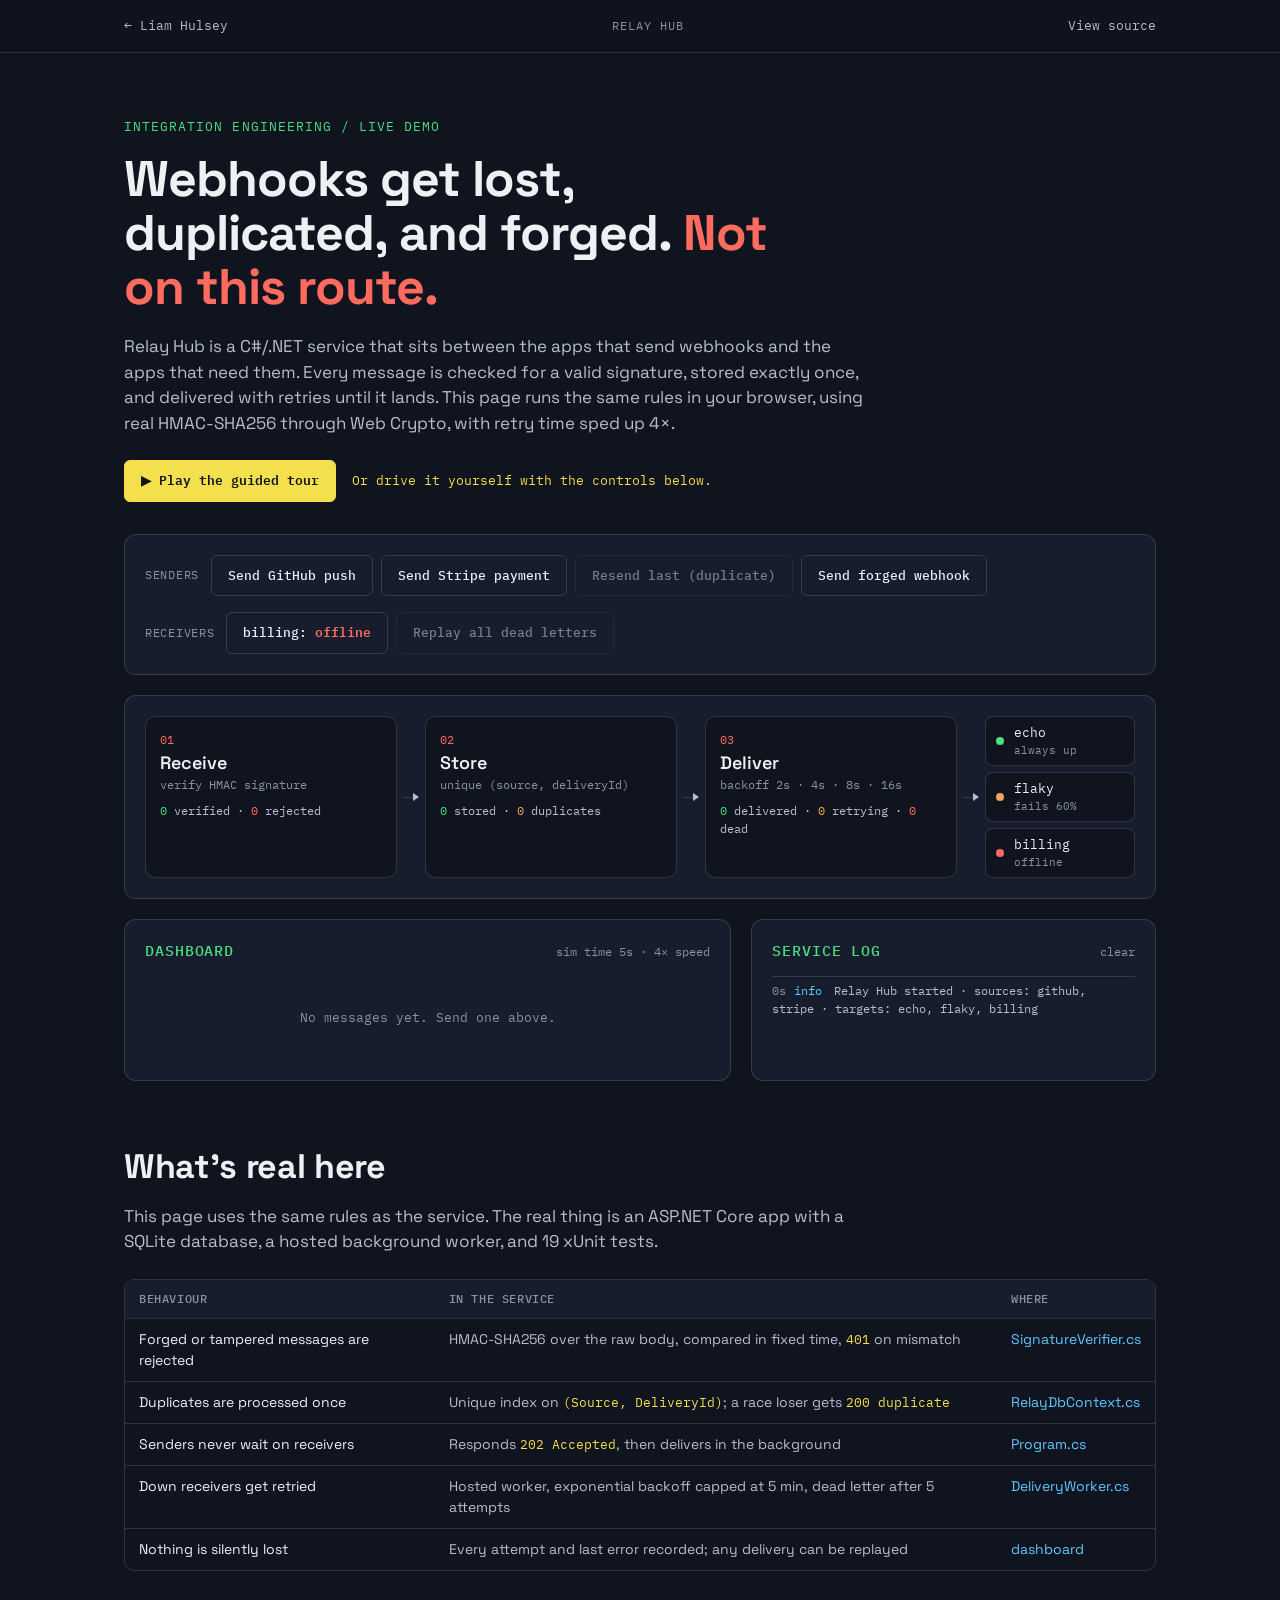
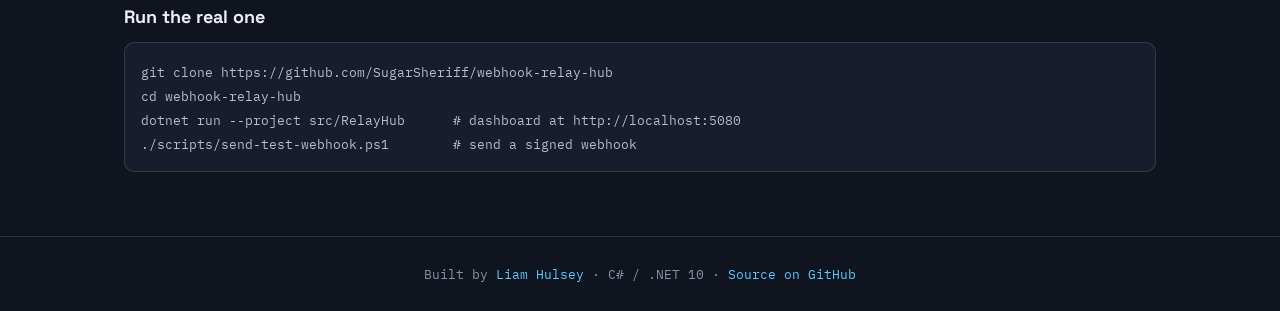
<file: index.html>
<!DOCTYPE html>
<html lang="en">
<head>
<meta charset="UTF-8">
<meta name="viewport" content="width=device-width, initial-scale=1.0">
<title>Relay Hub — Webhook Delivery Demo</title>
<meta name="description" content="Live demo of Relay Hub, a C#/.NET webhook delivery service: signature verification, duplicate protection, retries with backoff, and dead-letter replay. Built by Liam Hulsey.">
<meta property="og:type" content="website">
<meta property="og:title" content="Relay Hub — Webhook Delivery Demo">
<meta property="og:description" content="Every webhook verified, stored once, and delivered, even when the receiver is down. Built by Liam Hulsey.">
<meta property="og:url" content="https://sugarsheriff.github.io/webhook-relay-hub/">
<link rel="preconnect" href="https://fonts.googleapis.com">
<link href="https://fonts.googleapis.com/css2?family=Space+Grotesk:wght@400;500;600;700&family=IBM+Plex+Mono:wght@400;500;600&display=swap" rel="stylesheet">
<link rel="stylesheet" href="demo/style.css">
<link rel="icon" type="image/png" href="demo/favicon.png">
</head>
<body>

<header class="topbar">
  <div class="topbar-inner">
    <a href="https://sugarsheriff.github.io/lookatme/" class="back-link">&larr; Liam Hulsey</a>
    <span class="topbar-title">Relay Hub</span>
    <a href="https://github.com/SugarSheriff/webhook-relay-hub" class="repo-link" target="_blank" rel="noopener">View source</a>
  </div>
</header>

<main>
  <section class="hero">
    <p class="eyebrow">integration engineering / live demo</p>
    <h1>Webhooks get lost, duplicated, and forged. <span class="accent">Not on this route.</span></h1>
    <p class="hero-copy">Relay Hub is a C#/.NET service that sits between the apps that send webhooks and the apps that need them. Every message is checked for a valid signature, stored exactly once, and delivered with retries until it lands. This page runs the same rules in your browser, using real HMAC-SHA256 through Web Crypto, with retry time sped up 4&times;.</p>
    <div class="hero-actions">
      <button class="btn-primary" id="tour">&#9654; Play the guided tour</button>
      <span class="caption" id="caption" aria-live="polite">Or drive it yourself with the controls below.</span>
    </div>
  </section>

  <section class="panel controls" aria-label="Controls">
    <div class="control-group">
      <span class="control-label">Senders</span>
      <button class="btn-ghost" data-send="github">Send GitHub push</button>
      <button class="btn-ghost" data-send="stripe">Send Stripe payment</button>
      <button class="btn-ghost" id="dup" disabled>Resend last (duplicate)</button>
      <button class="btn-ghost danger" id="forge">Send forged webhook</button>
    </div>
    <div class="control-group">
      <span class="control-label">Receivers</span>
      <button class="btn-ghost toggle" id="billing" aria-pressed="false">billing: <b>offline</b></button>
      <button class="btn-ghost" id="replayAll" disabled>Replay all dead letters</button>
    </div>
  </section>

  <section class="panel flow" aria-label="Pipeline">
    <div class="stage" id="st-receive">
      <div class="stage-num">01</div>
      <div class="stage-name">Receive</div>
      <div class="stage-sub">verify HMAC signature</div>
      <div class="stage-stats"><span class="ok" id="c-verified">0</span> verified · <span class="bad" id="c-rejected">0</span> rejected</div>
    </div>
    <div class="arrow" aria-hidden="true"></div>
    <div class="stage" id="st-store">
      <div class="stage-num">02</div>
      <div class="stage-name">Store</div>
      <div class="stage-sub">unique (source, deliveryId)</div>
      <div class="stage-stats"><span class="ok" id="c-stored">0</span> stored · <span class="warn" id="c-dupes">0</span> duplicates</div>
    </div>
    <div class="arrow" aria-hidden="true"></div>
    <div class="stage" id="st-deliver">
      <div class="stage-num">03</div>
      <div class="stage-name">Deliver</div>
      <div class="stage-sub">backoff 2s · 4s · 8s · 16s</div>
      <div class="stage-stats"><span class="ok" id="c-delivered">0</span> delivered · <span class="warn" id="c-pending">0</span> retrying · <span class="bad" id="c-dead">0</span> dead</div>
    </div>
    <div class="arrow" aria-hidden="true"></div>
    <div class="targets">
      <div class="target" id="t-echo"><span class="tdot up"></span>echo<small>always up</small></div>
      <div class="target" id="t-flaky"><span class="tdot flaky"></span>flaky<small>fails 60%</small></div>
      <div class="target" id="t-billing"><span class="tdot down"></span>billing<small id="billing-sub">offline</small></div>
    </div>
  </section>

  <div class="split">
    <section class="panel" aria-label="Messages">
      <div class="panel-head">
        <h2>Dashboard</h2>
        <span class="muted mono" id="clock">sim time 0s</span>
      </div>
      <div id="messages"><p class="empty">No messages yet. Send one above.</p></div>
    </section>

    <section class="panel log-panel" aria-label="Service log">
      <div class="panel-head"><h2>Service log</h2><button class="link-btn" id="clearLog">clear</button></div>
      <ol class="log" id="log"></ol>
    </section>
  </div>

  <section class="explain">
    <h2>What's real here</h2>
    <p class="hero-copy">This page uses the same rules as the service. The real thing is an ASP.NET Core app with a SQLite database, a hosted background worker, and 19 xUnit tests.</p>
    <div class="table-wrap">
      <table>
        <thead><tr><th>Behaviour</th><th>In the service</th><th>Where</th></tr></thead>
        <tbody>
          <tr><td>Forged or tampered messages are rejected</td><td>HMAC-SHA256 over the raw body, compared in fixed time, <code>401</code> on mismatch</td><td><a href="https://github.com/SugarSheriff/webhook-relay-hub/blob/main/src/RelayHub/Security/SignatureVerifier.cs" target="_blank" rel="noopener">SignatureVerifier.cs</a></td></tr>
          <tr><td>Duplicates are processed once</td><td>Unique index on <code>(Source, DeliveryId)</code>; a race loser gets <code>200 duplicate</code></td><td><a href="https://github.com/SugarSheriff/webhook-relay-hub/blob/main/src/RelayHub/Data/RelayDbContext.cs" target="_blank" rel="noopener">RelayDbContext.cs</a></td></tr>
          <tr><td>Senders never wait on receivers</td><td>Responds <code>202 Accepted</code>, then delivers in the background</td><td><a href="https://github.com/SugarSheriff/webhook-relay-hub/blob/main/src/RelayHub/Program.cs" target="_blank" rel="noopener">Program.cs</a></td></tr>
          <tr><td>Down receivers get retried</td><td>Hosted worker, exponential backoff capped at 5 min, dead letter after 5 attempts</td><td><a href="https://github.com/SugarSheriff/webhook-relay-hub/blob/main/src/RelayHub/Workers/DeliveryWorker.cs" target="_blank" rel="noopener">DeliveryWorker.cs</a></td></tr>
          <tr><td>Nothing is silently lost</td><td>Every attempt and last error recorded; any delivery can be replayed</td><td><a href="https://github.com/SugarSheriff/webhook-relay-hub/blob/main/src/RelayHub/wwwroot/index.html" target="_blank" rel="noopener">dashboard</a></td></tr>
        </tbody>
      </table>
    </div>
    <h3>Run the real one</h3>
    <pre><code>git clone https://github.com/SugarSheriff/webhook-relay-hub
cd webhook-relay-hub
dotnet run --project src/RelayHub      # dashboard at http://localhost:5080
./scripts/send-test-webhook.ps1        # send a signed webhook</code></pre>
  </section>
</main>

<footer>Built by <a href="https://sugarsheriff.github.io/lookatme/">Liam Hulsey</a> · C# / .NET 10 · <a href="https://github.com/SugarSheriff/webhook-relay-hub">Source on GitHub</a></footer>

<script src="demo/demo.js"></script>
</body>
</html>
</file>
<file: demo/style.css>
:root {
  --ink: #10141f;
  --ink-2: #171d2c;
  --ink-3: #1d2436;
  --paper: #eef0f4;
  --paper-dim: #b7bdcc;
  --muted: #8a91a5;
  --yellow: #f4e04d;
  --coral: #ff6b5e;
  --mint: #4ade80;
  --blue: #5ec8ff;
  --amber: #f2a65a;
  --line: rgba(238,240,244,0.14);
  --display: 'Space Grotesk', sans-serif;
  --mono: 'IBM Plex Mono', monospace;
}

* { box-sizing: border-box; }
body {
  margin: 0;
  background: var(--ink);
  color: var(--paper);
  font-family: var(--display);
  line-height: 1.5;
  overflow-x: hidden;
}
body::before {
  content: '';
  position: fixed;
  inset: 0;
  background-image: radial-gradient(rgba(238,240,244,0.05) 1px, transparent 1px);
  background-size: 28px 28px;
  pointer-events: none;
  z-index: 0;
  opacity: 0.6;
}
a { color: var(--blue); text-decoration: none; }
a:hover { text-decoration: underline; }
::selection { background: var(--yellow); color: var(--ink); }
a:focus-visible, button:focus-visible { outline: 2px solid var(--yellow); outline-offset: 3px; }
code, pre, .mono { font-family: var(--mono); }
.muted { color: var(--muted); }

@media (prefers-reduced-motion: reduce) {
  * { animation-duration: 0.001ms !important; transition-duration: 0.001ms !important; }
}

/* ---------- TOPBAR ---------- */
.topbar {
  position: sticky; top: 0; z-index: 10;
  background: rgba(16,20,31,0.88);
  backdrop-filter: blur(8px);
  border-bottom: 1px solid var(--line);
}
.topbar-inner {
  max-width: 1080px; margin: 0 auto; padding: 16px 24px;
  display: flex; align-items: center; justify-content: space-between; gap: 12px;
  font-family: var(--mono); font-size: 13px;
}
.back-link, .repo-link { color: var(--paper-dim); }
.back-link:hover, .repo-link:hover { color: var(--paper); text-decoration: none; }
.topbar-title { color: var(--muted); letter-spacing: 0.08em; text-transform: uppercase; font-size: 12px; }

main, footer { position: relative; z-index: 1; }
main { max-width: 1080px; margin: 0 auto; padding: 0 24px 64px; }

/* ---------- HERO ---------- */
.hero { padding: 64px 0 32px; }
.eyebrow {
  font-family: var(--mono); font-size: 13px; color: var(--mint);
  letter-spacing: 0.08em; text-transform: uppercase; margin: 0 0 16px;
}
.hero h1 {
  font-size: clamp(30px, 4.6vw, 50px); font-weight: 700; line-height: 1.08;
  letter-spacing: -0.02em; margin: 0 0 20px; max-width: 22ch;
}
.accent { color: var(--coral); }
.hero-copy { color: var(--paper-dim); max-width: 68ch; font-size: 17px; margin: 0 0 24px; }
.hero-actions { display: flex; align-items: center; gap: 16px; flex-wrap: wrap; }
.caption { font-family: var(--mono); font-size: 13px; color: var(--yellow); min-height: 1.5em; }

/* ---------- BUTTONS ---------- */
button { font: inherit; }
.btn-primary, .btn-ghost {
  font-family: var(--mono); font-size: 13px; font-weight: 500;
  padding: 10px 16px; border-radius: 6px; cursor: pointer;
  border: 1px solid var(--line); color: var(--paper); background: transparent;
  transition: transform 0.15s ease, border-color 0.15s ease, color 0.15s ease, background 0.15s ease;
}
.btn-primary { background: var(--yellow); border-color: var(--yellow); color: var(--ink); font-weight: 600; }
.btn-primary:hover:not(:disabled), .btn-ghost:hover:not(:disabled) { transform: translateY(-1px); }
.btn-ghost:hover:not(:disabled) { border-color: var(--paper-dim); }
.btn-ghost.danger:hover:not(:disabled) { border-color: var(--coral); color: var(--coral); }
button:disabled { opacity: 0.45; cursor: not-allowed; }
.toggle b { color: var(--coral); font-weight: 600; }
.toggle[aria-pressed="true"] b { color: var(--mint); }
.link-btn { background: none; border: none; color: var(--muted); font-family: var(--mono); font-size: 12px; cursor: pointer; padding: 0; }
.link-btn:hover { color: var(--paper); }

/* ---------- PANELS ---------- */
.panel {
  background: var(--ink-2); border: 1px solid var(--line); border-radius: 12px;
  padding: 20px; margin-bottom: 20px;
}
.panel-head { display: flex; align-items: baseline; justify-content: space-between; gap: 12px; margin-bottom: 14px; }
.panel-head h2 { font-size: 15px; font-family: var(--mono); font-weight: 500; text-transform: uppercase; letter-spacing: 0.06em; color: var(--mint); margin: 0; }
.mono.muted { font-size: 12px; }

.controls { display: flex; flex-wrap: wrap; gap: 16px 32px; }
.control-group { display: flex; flex-wrap: wrap; align-items: center; gap: 8px; }
.control-label { font-family: var(--mono); font-size: 12px; text-transform: uppercase; letter-spacing: 0.06em; color: var(--muted); margin-right: 4px; }

/* ---------- FLOW ---------- */
.flow { display: flex; align-items: stretch; gap: 0; }
.stage {
  flex: 1 1 0; min-width: 0; padding: 14px; border: 1px solid var(--line); border-radius: 10px;
  background: var(--ink); transition: border-color 0.2s ease, box-shadow 0.2s ease;
}
.stage.pulse-ok { border-color: var(--mint); box-shadow: 0 0 0 3px rgba(74,222,128,0.15); }
.stage.pulse-warn { border-color: var(--amber); box-shadow: 0 0 0 3px rgba(242,166,90,0.15); }
.stage.pulse-bad { border-color: var(--coral); box-shadow: 0 0 0 3px rgba(255,107,94,0.18); }
.stage-num { font-family: var(--mono); font-size: 12px; color: var(--coral); }
.stage-name { font-size: 18px; font-weight: 600; }
.stage-sub { font-family: var(--mono); font-size: 12px; color: var(--muted); margin-bottom: 8px; }
.stage-stats { font-family: var(--mono); font-size: 12px; color: var(--paper-dim); }
.ok { color: var(--mint); } .warn { color: var(--amber); } .bad { color: var(--coral); }
.arrow { flex: 0 0 28px; position: relative; }
.arrow::before {
  content: ''; position: absolute; left: 6px; right: 8px; top: 50%; height: 1px; background: var(--line);
}
.arrow::after {
  content: ''; position: absolute; right: 6px; top: calc(50% - 4px);
  border: 4px solid transparent; border-left: 6px solid var(--paper-dim); border-right: 0;
}
.targets { flex: 0 0 150px; display: flex; flex-direction: column; gap: 6px; justify-content: center; }
.target {
  display: grid; grid-template-columns: 10px 1fr; column-gap: 8px; align-items: center;
  font-family: var(--mono); font-size: 13px; padding: 6px 10px;
  border: 1px solid var(--line); border-radius: 8px; background: var(--ink);
  transition: border-color 0.2s ease;
}
.target small { grid-column: 2; color: var(--muted); font-size: 11px; }
.target.hit-ok { border-color: var(--mint); }
.target.hit-bad { border-color: var(--coral); }
.tdot { width: 8px; height: 8px; border-radius: 50%; grid-row: span 2; }
.tdot.up { background: var(--mint); }
.tdot.flaky { background: var(--amber); }
.tdot.down { background: var(--coral); }

@media (max-width: 820px) {
  .flow { flex-direction: column; }
  .arrow { flex-basis: 24px; }
  .arrow::before { left: 50%; right: auto; top: 4px; bottom: 8px; width: 1px; height: auto; }
  .arrow::after { right: auto; left: calc(50% - 4px); top: auto; bottom: 4px; border: 4px solid transparent; border-top: 6px solid var(--paper-dim); border-bottom: 0; }
  .targets { flex-basis: auto; flex-direction: row; flex-wrap: wrap; }
  .target { flex: 1 1 120px; }
}

/* ---------- DASHBOARD + LOG ---------- */
.split { display: grid; grid-template-columns: minmax(0, 1.5fr) minmax(0, 1fr); gap: 20px; }
@media (max-width: 900px) { .split { grid-template-columns: 1fr; } }
#messages { display: flex; flex-direction: column; gap: 10px; max-height: 560px; overflow-y: auto; }
.empty { color: var(--muted); font-family: var(--mono); font-size: 13px; text-align: center; padding: 32px 0; margin: 0; }
.msg { border: 1px solid var(--line); border-radius: 10px; padding: 12px; background: var(--ink); animation: slideIn 0.35s ease; }
@keyframes slideIn { from { opacity: 0; transform: translateY(-6px); } to { opacity: 1; transform: none; } }
.msg-head { display: flex; flex-wrap: wrap; gap: 4px 12px; align-items: baseline; margin-bottom: 8px; }
.msg-head strong { font-size: 15px; }
.msg-head .mono { font-size: 11.5px; color: var(--muted); overflow-wrap: anywhere; }
.badge { font-family: var(--mono); font-size: 11px; padding: 1px 6px; border-radius: 4px; border: 1px solid var(--line); color: var(--paper-dim); }
.dl { display: grid; grid-template-columns: 70px 92px 1fr auto; gap: 4px 10px; align-items: center; font-family: var(--mono); font-size: 12px; padding: 6px 0; border-top: 1px solid var(--line); }
.dl .err { color: var(--muted); overflow: hidden; text-overflow: ellipsis; white-space: nowrap; }
.dl .Delivered { color: var(--mint); } .dl .Pending { color: var(--amber); } .dl .DeadLettered { color: var(--coral); }
.dl button { font-family: var(--mono); font-size: 11px; padding: 3px 8px; border-radius: 4px; border: 1px solid var(--line); background: none; color: var(--paper-dim); cursor: pointer; }
.dl button:hover { border-color: var(--yellow); color: var(--yellow); }
@media (max-width: 520px) { .dl { grid-template-columns: 64px 1fr auto; } .dl .err { grid-column: 1 / -1; } }

.log { list-style: none; margin: 0; padding: 0; font-family: var(--mono); font-size: 12px; max-height: 560px; overflow-y: auto; display: flex; flex-direction: column-reverse; }
.log li { padding: 5px 0; border-top: 1px solid var(--line); color: var(--paper-dim); overflow-wrap: anywhere; }
.log time { color: var(--muted); margin-right: 8px; }
.log .lvl { display: inline-block; width: 40px; }
.log .info .lvl { color: var(--blue); }
.log .warn .lvl { color: var(--amber); }
.log .error .lvl { color: var(--coral); }

/* ---------- EXPLAIN ---------- */
.explain { padding-top: 40px; }
.explain h2 { font-size: clamp(24px, 3.4vw, 34px); margin: 0 0 12px; letter-spacing: -0.01em; }
.explain h3 { font-size: 18px; margin: 32px 0 12px; }
.table-wrap { overflow-x: auto; border: 1px solid var(--line); border-radius: 10px; }
table { width: 100%; border-collapse: collapse; font-size: 14px; }
th, td { text-align: left; padding: 10px 14px; border-top: 1px solid var(--line); vertical-align: top; }
thead th { border-top: none; font-family: var(--mono); font-weight: 500; font-size: 12px; text-transform: uppercase; letter-spacing: 0.05em; color: var(--muted); background: var(--ink-2); }
td { color: var(--paper-dim); }
td:first-child { color: var(--paper); }
code { font-size: 0.9em; color: var(--yellow); }
pre { background: var(--ink-2); border: 1px solid var(--line); border-radius: 10px; padding: 16px; overflow-x: auto; margin: 0; }
pre code { color: var(--paper-dim); font-size: 13px; }

footer { border-top: 1px solid var(--line); padding: 28px 24px; text-align: center; font-family: var(--mono); font-size: 12.5px; color: var(--muted); }
</file>
